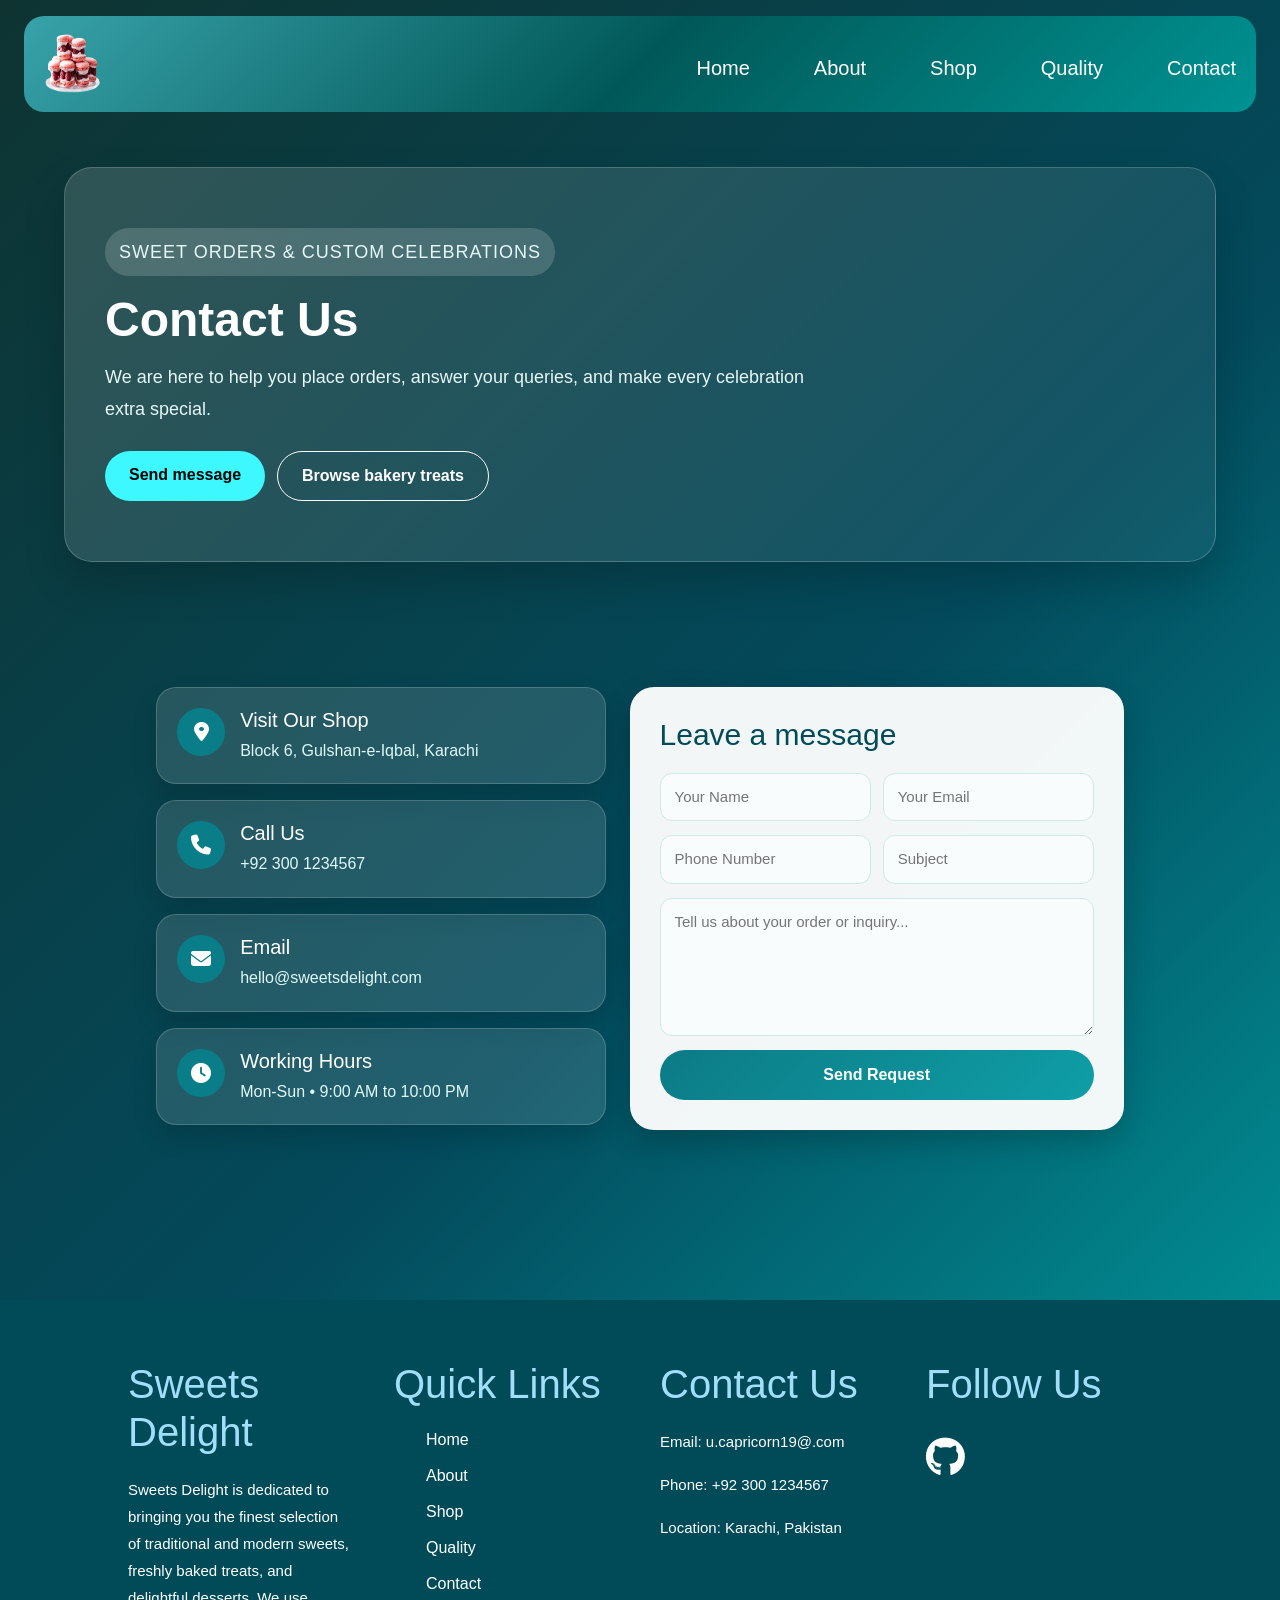
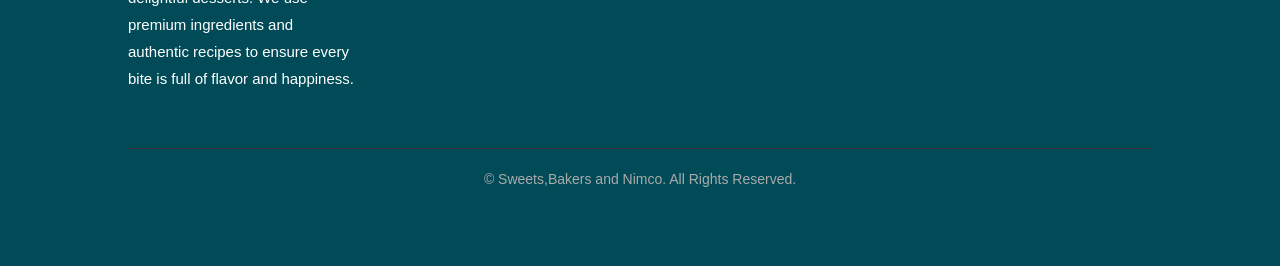
<file: contact.html>
<!DOCTYPE html>
<html lang="en">

<head>
    <meta charset="UTF-8">
    <meta name="viewport" content="width=device-width, initial-scale=1.0">
    <title>Sweets-Delight | Contact</title>
    <link rel="icon"
        href="https://encrypted-tbn0.gstatic.com/images?q=tbn:ANd9GcRHqGOe3bNOviGj0-IdmDJj21TCcK_6oTFHWf-xIBo3dw&s=10"
        type="image/x-icon">
    <link href="https://cdn.jsdelivr.net/npm/bootstrap@5.3.8/dist/css/bootstrap.min.css" rel="stylesheet"
        integrity="sha384-sRIl4kxILFvY47J16cr9ZwB07vP4J8+LH7qKQnuqkuIAvNWLzeN8tE5YBujZqJLB" crossorigin="anonymous">
    <link rel="stylesheet" href="https://cdnjs.cloudflare.com/ajax/libs/animate.css/4.1.1/animate.min.css" />
    <link rel="stylesheet" href="https://cdnjs.cloudflare.com/ajax/libs/font-awesome/6.5.1/css/all.min.css">
    <link rel="stylesheet" href="https://cdn.jsdelivr.net/npm/bootstrap-icons@1.11.3/font/bootstrap-icons.min.css">
    <link rel="stylesheet" href="style.css">
    <link rel="stylesheet" href="contact.css">
</head>

<body>
    <div class="container-fluid">
        <div class="container">
            <nav class="navbar navbar-expand-lg navUl navnav mt-3">
                <div class="container-fluid">
                    <a class="navbar-brand" href="#"><img src="./images/bakery navbar.png" class="logo-1"></a>
                    <button class="navbar-toggler" type="button" data-bs-toggle="collapse"
                        data-bs-target="#navbarSupportedContent" aria-controls="navbarSupportedContent"
                        aria-expanded="false" aria-label="Toggle navigation">
                        <span class="navbar-toggler-icon"></span>
                    </button>
                    <div class="collapse navbar-collapse mt-2" id="navbarSupportedContent">
                        <ul class="navbar-nav navlist ms-auto mb-lg-0 gap-5">
                            <li class="nav-item">
                                <a class="nav-link blog" href="index.html">Home</a>
                            </li>
                            <li class="nav-item">
                                <a class="nav-link" href="about.html">About</a>
                            </li>
                            <li class="nav-item">
                                <a class="nav-link" href="shop.html">Shop</a>
                            </li>
                            <li class="nav-item">
                                <a class="nav-link" href="quality.html">Quality</a>
                            </li>
                            <li class="nav-item">
                                <a class="nav-link" href="contact.html">Contact</a>
                            </li>
                        </ul>
                    </div>
                </div>
            </nav>
        </div>
    </div>

    <main class="contact-page">
        <section class="contact-hero">
            <div class="contact-hero-content">
                <p class="contact-eyebrow">Sweet orders & custom celebrations</p>
                <h1>Contact Us</h1>
                <p>We are here to help you place orders, answer your queries, and make every celebration extra special.</p>
                <div class="contact-hero-actions">
                    <a href="#contact-form" class="contact-btn contact-btn-primary">Send message</a>
                    <a href="shop.html" class="contact-btn contact-btn-outline">Browse bakery treats</a>
                </div>
            </div>
        </section>

        <section class="contact-section">
            <div class="contact-grid">
                <div class="contact-details">
                    <div class="contact-card">
                        <i class="fa-solid fa-location-dot"></i>
                        <div>
                            <h3>Visit Our Shop</h3>
                            <p>Block 6, Gulshan-e-Iqbal, Karachi</p>
                        </div>
                    </div>
                    <div class="contact-card">
                        <i class="fa-solid fa-phone"></i>
                        <div>
                            <h3>Call Us</h3>
                            <p>+92 300 1234567</p>
                        </div>
                    </div>
                    <div class="contact-card">
                        <i class="fa-solid fa-envelope"></i>
                        <div>
                            <h3>Email</h3>
                            <p>hello@sweetsdelight.com</p>
                        </div>
                    </div>
                    <div class="contact-card">
                        <i class="fa-solid fa-clock"></i>
                        <div>
                            <h3>Working Hours</h3>
                            <p>Mon-Sun • 9:00 AM to 10:00 PM</p>
                        </div>
                    </div>
                </div>

                <div class="contact-form-wrapper" id="contact-form">
                    <h2>Leave a message</h2>
                    <form class="contact-form">
                        <div class="form-row">
                            <input type="text" placeholder="Your Name" required>
                            <input type="email" placeholder="Your Email" required>
                        </div>
                        <div class="form-row">
                            <input type="tel" placeholder="Phone Number">
                            <input type="text" placeholder="Subject">
                        </div>
                        <textarea rows="5" placeholder="Tell us about your order or inquiry..." required></textarea>
                        <button type="submit">Send Request</button>
                    </form>
                </div>
            </div>
        </section>
    </main>

    <footer class="footer">
        <div class="footer-container">
            <div class="footer-col">
                <h2>Sweets Delight</h2>
                <p>
                    Sweets Delight is dedicated to bringing you the finest selection of traditional and modern sweets, freshly baked treats, and delightful desserts. We use premium ingredients and authentic recipes to ensure every bite is full of flavor and happiness.
                </p>
            </div>
            <div class="footer-col">
                <h2>Quick Links</h2>
                <ul>
                    <li><a href="index.html">Home</a></li>
                    <li><a href="about.html">About</a></li>
                    <li><a href="shop.html">Shop</a></li>
                    <li><a href="quality.html">Quality</a></li>
                    <li><a href="contact.html">Contact</a></li>
                </ul>
            </div>
            <div class="footer-col">
                <h2>Contact Us</h2>
                <p>Email: u.capricorn19@.com</p>
                <p>Phone: +92 300 1234567</p>
                <p>Location: Karachi, Pakistan</p>
            </div>
            <div class="footer-col">
                <h2>Follow Us</h2>
                <div class="social-icons">
                    <a href="https://github.com/UfaqFatima786" target="_blank">
                        <i class="fa-brands fa-github"></i>
                    </a>
                </div>
            </div>
        </div>
        <div class="footer-bottom">
            <p>© Sweets,Bakers and Nimco. All Rights Reserved.</p>
        </div>
    </footer>

    <script src="https://cdn.jsdelivr.net/npm/bootstrap@5.3.8/dist/js/bootstrap.bundle.min.js"
        integrity="sha384-FKyoEForCGlyvwx9Hj09JcYn3nv7wiPVlz7YYwJrWVcXK/BmnVDxM+D2scQbITxI"
        crossorigin="anonymous"></script>
    <script src="app.js"></script>
</body>

</html>
</file>
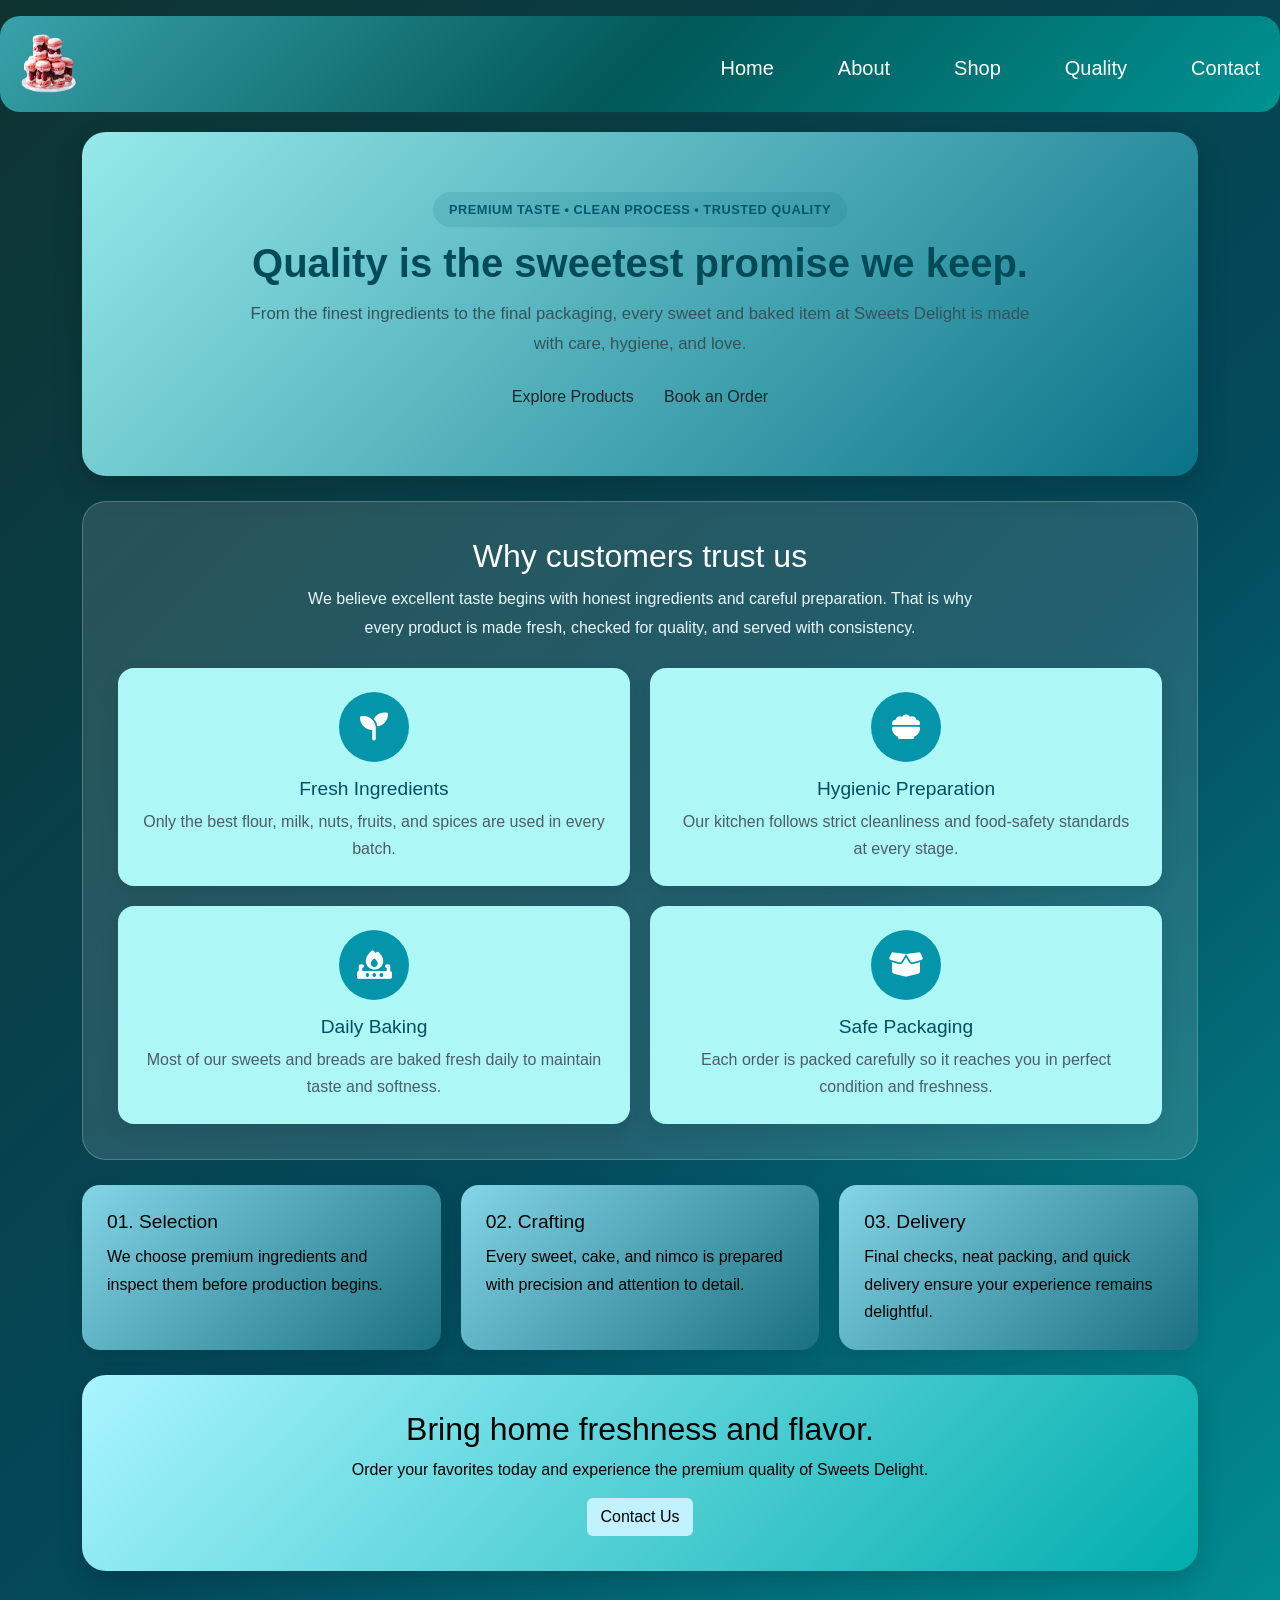
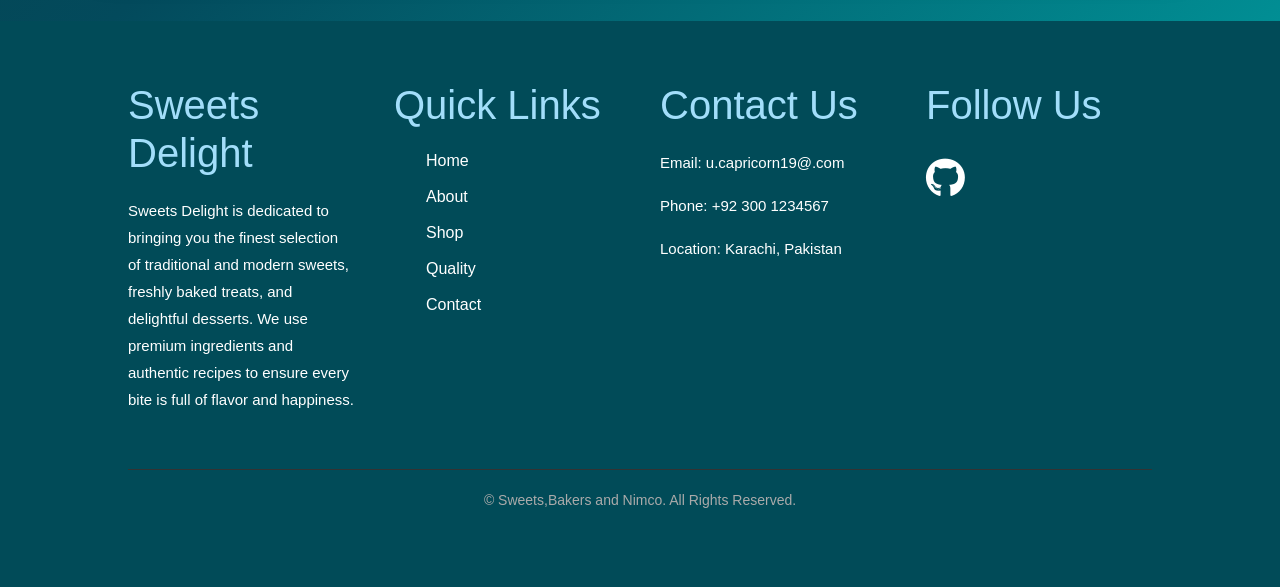
<file: quality.html>
<!DOCTYPE html>
<html lang="en">

<head>
    <meta charset="UTF-8">
    <meta name="viewport" content="width=device-width, initial-scale=1.0">
    <title>Sweets-Delight</title>
    <link rel="icon"
        href="https://encrypted-tbn0.gstatic.com/images?q=tbn:ANd9GcRHqGOe3bNOviGj0-IdmDJj21TCcK_6oTFHWf-xIBo3dw&s=10"
        type="image/x-icon">
    <link href="https://cdn.jsdelivr.net/npm/bootstrap@5.3.8/dist/css/bootstrap.min.css" rel="stylesheet"
        integrity="sha384-sRIl4kxILFvY47J16cr9ZwB07vP4J8+LH7qKQnuqkuIAvNWLzeN8tE5YBujZqJLB" crossorigin="anonymous">
    <link rel="stylesheet" href="https://cdnjs.cloudflare.com/ajax/libs/animate.css/4.1.1/animate.min.css" />
    <link rel="stylesheet" href="https://cdnjs.cloudflare.com/ajax/libs/font-awesome/6.5.1/css/all.min.css">
    <link rel="stylesheet" href="https://cdn.jsdelivr.net/npm/bootstrap-icons@1.11.3/font/bootstrap-icons.min.css">
    <link rel="stylesheet" href="quality.css">
</head>

<body>
            <nav class="navbar navbar-expand-lg navUl navnav mt-3">
                <div class="container-fluid">
                    <a class="navbar-brand" href="#"><img src="./images/bakery navbar.png" class="logo-1"></a>
                    <button class="navbar-toggler" type="button" data-bs-toggle="collapse"
                        data-bs-target="#navbarSupportedContent" aria-controls="navbarSupportedContent"
                        aria-expanded="false" aria-label="Toggle navigation">
                        <span class="navbar-toggler-icon"></span>
                    </button>
                    <div class="collapse navbar-collapse mt-2" id="navbarSupportedContent">
                        <ul class="navbar-nav navlist ms-auto mb-lg-0 gap-5">
                            <li class="nav-item">
                                <a class="nav-link blog" href="index.html">Home</a>
                            </li>
                            <li class="nav-item">
                                <a class="nav-link" href="about.html">About</a>
                            </li>
                            <li class="nav-item">
                                <a class="nav-link" href="shop.html">Shop</a>
                            </li>
                            <li class="nav-item">
                                <a class="nav-link" href="quality.html">Quality</a>
                            </li>
                            <li class="nav-item">
                                <a class="nav-link" href="contact.html">Contact</a>
                            </li>
                        </ul>
                    </div>
                </div>
            </nav>
        </div>
    </div>

    <div class="container">
        <main class="quality-page">
            <section class="quality-hero">
                <div class="quality-hero-content">
                    <span class="quality-badge">Premium Taste • Clean Process • Trusted Quality</span>
                    <h1>Quality is the sweetest promise we keep.</h1>
                    <p>From the finest ingredients to the final packaging, every sweet and baked item at Sweets Delight is made with care, hygiene, and love.</p>
                    <div class="hero-buttons">
                        <a href="shop.html" class="btn">Explore Products</a>
                        <a href="contact.html" class="btn btn-outline">Book an Order</a>
                    </div>
                </div>
            </section>

            <section class="quality-intro">
                <div class="quality-intro-text">
                    <h2>Why customers trust us</h2>
                    <p>We believe excellent taste begins with honest ingredients and careful preparation. That is why every product is made fresh, checked for quality, and served with consistency.</p>
                </div>
                <div class="quality-grid">
                    <div class="quality-card">
                        <i class="fa-solid fa-seedling"></i>
                        <h3>Fresh Ingredients</h3>
                        <p>Only the best flour, milk, nuts, fruits, and spices are used in every batch.</p>
                    </div>
                    <div class="quality-card">
                        <i class="fa-solid fa-bowl-food"></i>
                        <h3>Hygienic Preparation</h3>
                        <p>Our kitchen follows strict cleanliness and food-safety standards at every stage.</p>
                    </div>
                    <div class="quality-card">
                        <i class="fa-solid fa-fire-burner"></i>
                        <h3>Daily Baking</h3>
                        <p>Most of our sweets and breads are baked fresh daily to maintain taste and softness.</p>
                    </div>
                    <div class="quality-card">
                        <i class="fa-solid fa-box-open"></i>
                        <h3>Safe Packaging</h3>
                        <p>Each order is packed carefully so it reaches you in perfect condition and freshness.</p>
                    </div>
                </div>
            </section>

            <section class="quality-process">
                <div class="quality-step">
                    <h3>01. Selection</h3>
                    <p>We choose premium ingredients and inspect them before production begins.</p>
                </div>
                <div class="quality-step">
                    <h3>02. Crafting</h3>
                    <p>Every sweet, cake, and nimco is prepared with precision and attention to detail.</p>
                </div>
                <div class="quality-step">
                    <h3>03. Delivery</h3>
                    <p>Final checks, neat packing, and quick delivery ensure your experience remains delightful.</p>
                </div>
            </section>

            <section class="quality-cta">
                <h2>Bring home freshness and flavor.</h2>
                <p>Order your favorites today and experience the premium quality of Sweets Delight.</p>
                <a href="contact.html" class="btn">Contact Us</a>
            </section>
        </main>
    </div>

    <footer class="footer">
        <div class="footer-container">
            <div class="footer-col">
                <h2>Sweets Delight</h2>
                <p>
                    Sweets Delight is dedicated to bringing you the finest selection of traditional and modern sweets, freshly baked treats, and delightful desserts. We use premium ingredients and authentic recipes to ensure every bite is full of flavor and happiness.
                </p>
            </div>
            <div class="footer-col">
                <h2>Quick Links</h2>
                <ul>
                    <li><a href="index.html">Home</a></li>
                    <li><a href="about.html">About</a></li>
                    <li><a href="shop.html">Shop</a></li>
                    <li><a href="quality.html">Quality</a></li>
                    <li><a href="contact.html">Contact</a></li>
                </ul>
            </div>
            <div class="footer-col">
                <h2>Contact Us</h2>
                <p>Email: u.capricorn19@.com</p>
                <p>Phone: +92 300 1234567</p>
                <p>Location: Karachi, Pakistan</p>
            </div>
            <div class="footer-col">
                <h2>Follow Us</h2>
                <div class="social-icons">
                    <a href="https://github.com/UfaqFatima786" target="_blank">
                        <i class="fa-brands fa-github"></i>
                    </a>
                </div>
            </div>
        </div>
        <div class="footer-bottom">
            <p>© Sweets,Bakers and Nimco. All Rights Reserved.</p>
        </div>
    </footer>
    <script src="https://cdn.jsdelivr.net/npm/bootstrap@5.3.8/dist/js/bootstrap.bundle.min.js"
        integrity="sha384-FKyoEForCGlyvwx9Hj09JcYn3nv7wiPVlz7YYwJrWVcXK/BmnVDxM+D2scQbITxI"
        crossorigin="anonymous"></script>
    <script src="app.js"></script>
</body>

</html>
</file>
<file: style.css>
html {
    scroll-behavior: smooth;
}

body {

    background: linear-gradient(135deg, #0e3331, #034a5c, #00afaf);
    color: white;
    min-height: 100vh;
    margin: 0;
    overflow-x: hidden;
    font-family: 'Poppins', sans-serif;
}

.navbar {
    background: linear-gradient(135deg, #38a2aa, #015858, #009292);
    border-radius: 20px;
    box-shadow: #9aecbc;
}

.page-section-nav {
    display: flex;
    flex-wrap: wrap;
    justify-content: center;
    gap: 12px;
    margin: 15px 0 25px;
    padding: 0 15px;
}

.page-section-link {
    padding: 8px 14px;
    border-radius: 999px;
    background: rgba(255, 255, 255, 0.12);
    border: 1px solid rgba(255, 255, 255, 0.2);
}

.page-section-link:hover {
    background: rgba(255, 255, 255, 0.24);
    color: #fff;
}

.logo-1 {
    width: 70px;
    height: 70px;
    border-radius: 50px;
}

.nav-link {
    color: white;
    transition: 0.3s ease;
    font-size: 20px;
    font-weight: 500px;
}

.nav-link:hover {
    color: #bff3f5;
    transform: scale(1.05);
    font-size: 20px;
}

.sweets {
    height: 500px;
}


.hero {
    height: 70vh;
    background: url("https://encrypted-tbn0.gstatic.com/images?q=tbn:ANd9GcS43o6o5olALNX46PAVOoG0-LjkEIt35IscT70N5Ls5NA&s=10") no-repeat center center/cover;
    position: relative;
    border: #2eb8f8 solid 1px;
    border-radius: 20px;
    display: flex;
    align-items: center;
    justify-content: center;
    text-align: center;
    width: 100%;
}

.hero::before {
    content: "";
    position: absolute;
    top: 0;
    left: 0;
    height: 100%;
    width: 100%;
    background: rgba(0, 0, 0, 0.6);
}

.hero-content {
    position: relative;
    color: white;
    z-index: 2;
    max-width: 700px;
    padding: 20px;
}

.hero-content h1 {
    font-size: 50px;
    margin-bottom: 15px;
    font-style: italic;
    font-weight: 600;
    color: #02defc;

}

.hero-content h1:hover {
    font-size: 55px;
    margin-bottom: 15px;
    font-style: italic;
    font-weight: 650;
    color: #69d7f8;
    cursor: pointer;
}

.hero-content p {
    font-size: 20px;
    margin-bottom: 25px;
    color: #ffffff;
    font-style: italic;
}

.hero-buttons {
    display: flex;
    gap: 15px;
    justify-content: center;
    flex-wrap: wrap;
}

.btn {
    padding: 12px 25px;
    background: #ff4d2e;
    color: white;
    text-decoration: none;
    border-radius: 30px;
    transition: 0.3s;
}

.btn:hover {
    background: #e63e22;
}

.btn-outline {
    background: transparent;
    border: 2px solid white;
}

.btn-outline:hover {
    background: white;
    color: black;
}

.col-md-12 {
    width: 100%;
    flex: 0 0 100%;
}

.text-center {
    text-align: center;
}

.mt-5 {
    margin-top: 3rem;
}

.mb-4 {
    margin-bottom: 1.5rem;
}

.mb-5 {
    margin-bottom: 3rem;
}

.heading2 {
    font-style: italic;
    font-size: 2.5rem;
    font-weight: 700;
    color: #08025c;
    text-transform: capitalize;
    letter-spacing: 1px;
    text-shadow: 2px 2px 4px rgba(255, 255, 255, 0.3);
}

.heading2:hover {
    cursor: pointer;
    font-style: italic;
    font-size: 2.5rem;
    font-weight: 700;
    color: #03012b;
    text-transform: capitalize;
    letter-spacing: 1px;
    text-shadow: 2px 2px 4px rgb(255, 255, 255);
}

.sweets-hero {
    background-color: #016d6d;
    border-radius: 20px;
}

.bakery-heading{
    font-size:48px;
    font-weight:bold;
}

.sweetspara{
    font-size:18px;
    line-height:1.8;
}



.bakery-img {
    width: 400px;
    height: 400px;
    border-radius: 50%;
    border: 2px solid rgb(1, 55, 80);
    box-shadow: 5px 5px 15px rgb(248, 244, 244);
}

.bakery-img:hover {
    transform: scale(1.05);
    box-shadow: 5px 5px 25px rgb(3, 55, 57);
    cursor: pointer;
    animation-name: __pulse;
    animation-duration: 2s;
}

.bakery-heading {
    font-style: italic;
    font-size: 2.5rem;
    font-weight: 700;
    color: #08025c;
    text-transform: capitalize;
    letter-spacing: 1px;
    text-shadow: 2px 2px 4px rgb(255, 255, 255);
}

.bakery-heading:hover {
    cursor: pointer;
    font-style: italic;
    font-size: 2.5rem;
    font-weight: 600;
    color: #0c01a0;
    text-transform: capitalize;
    letter-spacing: 2px;
    text-shadow: 2px 2px 4px rgb(255, 255, 255);
    animation: backwards;
    animation-duration: 2sec;
}

section {
    padding: 90px 8%;
}

.container {
    max-width: 1300px;
    margin: auto;
}

.section-title {
    text-align: center;
    margin-bottom: 60px;
}

.section-title h5 {
    color: #b1def3;
    font-size: 18px;
    text-transform: uppercase;
    letter-spacing: 2px;
    margin-bottom: 10px;
}

.section-title h2 {
    font-size: 50px;
    font-weight: 600;
    color: #88ccfa;
    margin-bottom: 15px;
    transition: all 0.4s ease;

}

.section-title h2:hover {
    cursor: pointer;
    font-size: 50px;
    font-weight: 600;
    color: #71acd3;
    margin-bottom: 15px;
    letter-spacing: 1px;
}

.section-title p {
    max-width: 700px;
    margin: auto;
    color: #ffffff;
    line-height: 1.8;
}

.why-choose-us {
    background-color: #016d6d;
    border-radius: 20px;
}

.choose-container {
    display: grid;
    grid-template-columns: repeat(3, 1fr);
    gap: 30px;
}

.choose-card {
    background: #bfedfa;
    border-radius: 15px;
    padding: 40px 25px;
    text-align: center;
    box-shadow: 0 8px 25px rgba(0, 0, 0, .08);
    transition: .4s;
    cursor: pointer;
}

.choose-card:hover {
    cursor: pointer;
    transform: translateY(-10px);
    box-shadow: 0 15px 35px rgba(0, 0, 0, .15);
}

.choose-card i {
    width: 80px;
    height: 80px;
    background: #06afd9;
    color: #fff;
    font-size: 32px;
    line-height: 80px;
    border-radius: 50%;
    margin-bottom: 25px;
    transition: .4s;
}

.choose-card:hover i {
    background: #137d8b;
    transform: rotate(360deg);
}

.choose-card h3 {
    color: #222;
    margin-bottom: 15px;
    font-size: 24px;
}

.choose-card p {
    color: #000000;
    font-size: 18px;
    line-height: 1.8;
}

.featured-products {
    background-color: #016d6d;
    border-radius: 20px;
}

.product-container {
    display: grid;
    grid-template-columns: repeat(3, 1fr);
    gap: 30px;
}

.product-card {
    background: #bfedfa;
    border-radius: 18px;
    overflow: hidden;
    box-shadow: 0 10px 25px rgba(0, 0, 0, .08);
    transition: .4s;
}

.product-card:hover {
    cursor: pointer;
    transform: translateY(-10px);
}

.product-card img {
    width: 100%;
    height: 260px;
    object-fit: cover;
    transition: .5s;
}

.product-card:hover img {
    cursor: pointer;
    transform: scale(1.08);
}

.product-card h3 {
    padding: 20px 20px 10px;
    font-size: 24px;
    color: #222;
}

.product-card p {
    padding: 0 20px;
    color: #333333;
    line-height: 1.7;
}

.product-card h4 {
    color: #015964;
    padding: 15px 20px;
    font-size: 24px;
    text-align: center;
}

.product-card button {
    margin: 0 20px 25px;
    padding: 12px 28px;
    border: none;
    background: #00494e;
    color: #ffffff;
    border-radius: 30px;
    cursor: pointer;
    transition: .3s;
    font-size: 16px;
    font-weight: 600;
}

.product-card button:hover {
    cursor: pointer;
    color: #000;
    background: #1694aa;
}

.special-offers {
    border-radius: 20px;
    background: linear-gradient(rgba(30, 170, 189, 0.5), rgba(20, 78, 80, 0.432)),
        url("https://images.unsplash.com/photo-1568254183919-78a4f43a2877?w=500&auto=format&fit=crop&q=60&ixlib=rb-4.1.0&ixid=M3wxMjA3fDB8MHxzZWFyY2h8M3x8YmFrZXJ5fGVufDB8fDB8fHww") center/cover no-repeat;
    padding: 100px 8%;
}

.offer-content {
    max-width: 650px;
    color: #000000;
}

.offer-content span {
    display: inline-block;
    background: #79fdec;
    color: #000000;
    padding: 8px 20px;
    border-radius: 30px;
    font-size: 15px;
    font-weight: 600;
    margin-bottom: 20px;
}

.offer-content h2 {
    font-weight: 800;
    font-size: 48px;
    margin-bottom: 20px;
    line-height: 1.3;
}

.offer-content p {
    font-size: 25px;
    line-height: 1.8;
    margin-bottom: 35px;
}

.offer-content .btn {
    display: inline-block;
    padding: 14px 35px;
    background: #06c0d9;
    color: #000000;
    text-decoration: none;
    border-radius: 40px;
    transition: .4s;
    font-weight: 600;
}

.offer-content .btn:hover {
    background: #fff;
    color: #D97706;
}

.best-sellers {
    padding: 90px 8%;
    background-color: #016d6d;
    border-radius: 20px;
}

.seller-container {
    display: grid;
    grid-template-columns: repeat(4, 1fr);
    gap: 30px;
}

.seller-card {
    background: #bfedfa;
    border-radius: 18px;
    overflow: hidden;
    text-align: center;
    box-shadow: 0 8px 20px rgba(0, 0, 0, .08);
    transition: .4s;
}

.seller-card:hover {
    cursor: pointer;
    transform: translateY(-10px);
}

.seller-card img {
    width: 100%;
    height: 240px;
    object-fit: cover;
    transition: .5s;
}

.seller-card:hover img {
    cursor: pointer;
    transform: scale(1.08);
}

.seller-card h3 {
    margin: 20px 0 10px;
    color: #333;
    font-size: 24px;
}

.seller-card span {
    display: block;
    color: #015c5f;
    font-size: 22px;
    font-weight: 700;
    padding-bottom: 25px;
}

.quality-promise {
    padding: 90px 8%;
    background-color: #016d6d;
    border-radius: 20px;
}

.quality-container {
    display: grid;
    grid-template-columns: repeat(3, 1fr);
    gap: 30px;
}

.quality-card {
    background: #fff;
    border-radius: 18px;
    text-align: center;
    padding: 40px 30px;
    box-shadow: 0 8px 25px rgba(0, 0, 0, .08);
    transition: .4s;
}

.quality-card:hover {
    cursor: pointer;
    transform: translateY(-10px);
    cursor: pointer;
}

.quality-card i {
    width: 80px;
    height: 80px;
    line-height: 80px;
    background: #06c0d9;
    color: #fff;
    border-radius: 50%;
    font-size: 34px;
    margin-bottom: 25px;
    transition: .4s;
}

.quality-card:hover i {
    cursor: pointer;
    background: #137d8b;
    /* transform: rotate(360deg); */
}

.quality-card h3 {
    font-size: 30px;
    color: #333;
    margin-bottom: 15px;
}

.quality-card p {
    color: #666;
    line-height: 1.8;
}

.footer {
    background: #014b58;
    padding: 60px 10%;
    color: white;
    font-family: Arial, Helvetica, sans-serif;
}

.footer-container {
    display: grid;
    grid-template-columns: repeat(4, 1fr);
    gap: 40px;
}

.footer-col h2 {
    color: #a2defa;
    margin-bottom: 20px;
    font-size: 40px;
    font-weight: 500;
}

.footer-col p {
    color: #ffffff;
    line-height: 1.8;
    font-size: 15px;
}

.footer-col ul {
    list-style: none;
}

.footer-col ul li {
    margin-bottom: 12px;
}

.footer-col ul li a {
    text-decoration: none;
    color: #ffffff;
    transition: 0.3s;
}

.footer-col ul li a:hover {
    color: #abadff;
    padding-left: 5px;
}

.social-icons {
    display: flex;
    flex-direction: column;
    gap: 12px;
}

.social-icons a {
    text-decoration: none;
    color: #ffffff;
    font-size: 40px;
    transition: 0.3s;
}

.social-icons a:hover {
    color: #00ffaa;
    transform: translateX(5px);
}

.footer-bottom {
    text-align: center;
    border-top: 1px solid #333;
    margin-top: 40px;
    padding-top: 20px;
}

.footer-bottom p {
    color: #aaa;
    font-size: 14px;
}
@media(max-width:992px) {
    .navbar {
        text-align: center;
    }

    .choose-container {
        grid-template-columns: repeat(2, 1fr);
    }

    .product-container {
        grid-template-columns: repeat(2, 1fr);
    }

    .section-title h2 {
        font-size: 34px;
    }

    .offer-content h2 {
        font-size: 38px;
    }

    .seller-container {
        grid-template-columns: repeat(2, 1fr);
    }

    .quality-container {
        grid-template-columns: repeat(2, 1fr);
    }
    .bakery-heading{
        font-size:38px;
    }

    .sweetspara{
        font-size:16px;
    }

    .bakery-img{
        width:85%;
    }

}

@media(max-width:768px) {
     .footer {
        padding: 50px 20px;
    }

    .footer-container {
        grid-template-columns: 1fr;
        text-align: center;
        justify-items: center;
        align-items: center;
        gap: 30px;
    }

    .footer-col {
        width: 100%;
        display: flex;
        flex-direction: column;
        align-items: center;
        text-align: center;
    }

    .footer-col ul {
        padding: 0;
        margin: 0;
        list-style: none;
    }

    .footer-col ul li {
        margin: 10px 0;
    }

    .footer-col a {
        text-decoration: none;
    }

    .social-icons {
        display: flex;
        justify-content: center;
        align-items: center;
        gap: 15px;
    }

    .footer-bottom {
        text-align: center;
        margin-top: 30px;
    }

    .sweets-hero{
        text-align:center;
    }

    .bakery-heading{
        font-size:32px;
        margin-top:20px;
    }

    .sweetspara{
        font-size:15px;
        padding:0 20px;
    }

    .bakery-img{
        width:90%;
    }

    .special-offers,
    .best-sellers,
    .quality-promise {
        padding: 70px 5%;
    }

    .offer-content h2 {
        font-size: 30px;
    }

    .offer-content p {
        font-size: 16px;
    }

    .seller-container,
    .quality-container {
        grid-template-columns: 1fr;
    }

    .seller-card img {
        height: 260px;
    }

    section {
        padding: 70px 5%;
    }

    .choose-container,
    .product-container {
        grid-template-columns: 1fr;
    }

    .section-title h2 {
        font-size: 30px;
    }

    .choose-card {
        padding: 35px 20px;
    }

    .product-card img {
        height: 240px;
    }

}

@media (max-width:576px){

    .bakery-heading{
        font-size:26px;
    }

    .sweetspara{
        font-size:14px;
        padding:0 15px;
    }

    .bakery-img{
        width:95%;
    }
}
@media(max-width:480px) {
 .bakery-heading{
        font-size:22px;
    }

    .sweetspara{
        font-size:13px;
        line-height:1.6;
    }

    .bakery-img{
        width:100%;
    }
    .offer-content h2 {
        font-size: 25px;
    }

    .offer-content .btn {
        width: 100%;
        text-align: center;
    }

    .seller-card h3 {
        font-size: 22px;
    }

    .seller-card span {
        font-size: 20px;
    }

    .quality-card {
        padding: 30px 20px;
    }

    .quality-card i {
        width: 70px;
        height: 70px;
        line-height: 70px;
        font-size: 30px;
    }

    .quality-card h3 {
        font-size: 22px;
    }

    .section-title h2 {
        font-size: 26px;
    }

    .section-title p {
        font-size: 15px;
    }

    .choose-card i {
        width: 70px;
        height: 70px;
        line-height: 70px;
        font-size: 28px;
    }

    .product-card h3 {
        font-size: 22px;
    }

    .product-card h4 {
        font-size: 20px;
    }

    .product-card button {
        width: calc(100% - 40px);
    }

}
</file>
<file: contact.css>
.contact-page {
    padding: 30px 5% 80px;
}

.contact-hero {
    background: linear-gradient(135deg, rgba(255,255,255,0.15), rgba(255,255,255,0.05));
    border: 1px solid rgba(255,255,255,0.2);
    border-radius: 28px;
    padding: 60px 40px;
    margin: 25px auto 35px;
    max-width: 1200px;
    box-shadow: 0 20px 40px rgba(0,0,0,0.18);
}

.contact-hero-content {
    max-width: 700px;
}

.contact-eyebrow {
    display: inline-block;
    background: rgba(255,255,255,0.16);
    color: #d8faff;
    padding: 8px 14px;
    border-radius: 999px;
    font-size: 14px;
    letter-spacing: 1px;
    text-transform: uppercase;
    margin-bottom: 15px;
}

.contact-hero h1 {
    font-size: 48px;
    font-weight: 700;
    color: #ffffff;
    margin-bottom: 12px;
}

.contact-hero p {
    color: #e6f7f7;
    font-size: 18px;
    line-height: 1.8;
}

.contact-hero-actions {
    margin-top: 25px;
    display: flex;
    flex-wrap: wrap;
    gap: 12px;
}

.contact-btn {
    display: inline-block;
    padding: 12px 24px;
    border-radius: 999px;
    text-decoration: none;
    font-weight: 600;
    transition: 0.3s ease;
}

.contact-btn-primary {
    background: #3df9ff;
    color: #000000;
}

.contact-btn-primary:hover {
    background: #01545a;
    color: #ffffff;
}

.contact-btn-outline {
    border: 1px solid #fff;
    color: #fff;
    background: transparent;
}

.contact-btn-outline:hover {
    background: #fff;
    color: #014b58;
}

.contact-section {
    max-width: 1200px;
    margin: 0 auto;
}

.contact-grid {
    display: grid;
    grid-template-columns: 1fr 1.1fr;
    gap: 24px;
    align-items: start;
}

.contact-details {
    display: grid;
    gap: 16px;
}

.contact-card {
    background: rgba(255,255,255,0.12);
    border: 1px solid rgba(255,255,255,0.18);
    border-radius: 20px;
    padding: 20px;
    display: flex;
    align-items: flex-start;
    gap: 15px;
    box-shadow: 0 12px 25px rgba(0,0,0,0.15);
}

.contact-card i {
    width: 48px;
    height: 48px;
    border-radius: 50%;
    background: #0a7e88;
    color: #fff;
    display: flex;
    align-items: center;
    justify-content: center;
    font-size: 20px;
    flex-shrink: 0;
}

.contact-card h3 {
    margin: 0 0 6px;
    color: #ffffff;
    font-size: 20px;
}

.contact-card p {
    margin: 0;
    color: #dff8f8;
    line-height: 1.6;
}

.contact-form-wrapper {
    background: rgba(255,255,255,0.95);
    border-radius: 24px;
    padding: 30px;
    box-shadow: 0 12px 30px rgba(0,0,0,0.2);
    color: #123;
}

.contact-form-wrapper h2 {
    margin-top: 0;
    margin-bottom: 20px;
    font-size: 30px;
    color: #014b58;
}

.contact-form {
    display: flex;
    flex-direction: column;
    gap: 14px;
}

.form-row {
    display: grid;
    grid-template-columns: 1fr 1fr;
    gap: 12px;
}

.contact-form input,
.contact-form textarea {
    width: 100%;
    border: 1px solid #cfe8ea;
    border-radius: 12px;
    padding: 12px 14px;
    font-size: 15px;
    background: #f8fcfc;
    color: #123;
    box-sizing: border-box;
}

.contact-form textarea {
    resize: vertical;
    min-height: 120px;
}

.contact-form button {
    border: none;
    border-radius: 999px;
    background: linear-gradient(135deg, #0c7b86, #0f9ea6);
    color: #fff;
    padding: 13px 18px;
    font-weight: 600;
    cursor: pointer;
    transition: 0.3s ease;
}

.contact-form button:hover {
    transform: translateY(-2px);
    box-shadow: 0 8px 15px rgba(0,0,0,0.15);
}

@media (max-width: 900px) {
    .contact-grid {
        grid-template-columns: 1fr;
    }
    .navbar{
        text-align: center;
    }
}
@media(max-width:768px) {
    .footer {
        padding: 50px 20px;
    }

    .footer-container {
        grid-template-columns: 1fr;
        text-align: center;
        justify-items: center;
        align-items: center;
        gap: 30px;
    }

    .footer-col {
        width: 100%;
        display: flex;
        flex-direction: column;
        align-items: center;
        text-align: center;
    }

    .footer-col ul {
        padding: 0;
        margin: 0;
        list-style: none;
    }

    .footer-col ul li {
        margin: 10px 0;
    }

    .footer-col a {
        text-decoration: none;
    }

    .social-icons {
        display: flex;
        justify-content: center;
        align-items: center;
        gap: 15px;
    }

    .footer-bottom {
        text-align: center;
        margin-top: 30px;
    }
}
@media (max-width: 600px) {
    .contact-page {
        padding: 20px 4% 60px;
    }

    .contact-hero {
        padding: 40px 20px;
    }

    .contact-hero h1 {
        font-size: 34px;
    }

    .contact-form-wrapper {
        padding: 22px;
    }

    .form-row {
        grid-template-columns: 1fr;
    }
}

@media (max-width:480px){

    .contact-section{
        padding:50px 20px;
    }

    .contact-grid{
        display:flex;
        flex-direction:column;
        gap:30px;
    }

    .contact-details{
        width:100%;
    }

    .contact-card{
        display:flex;
        align-items:flex-start;
        gap:15px;
        padding:20px 15px;
    }

    .contact-card i{
        font-size:26px;
        min-width:35px;
    }

    .contact-card h3{
        font-size:18px;
        margin-bottom:6px;
    }

    .contact-card p{
        font-size:14px;
        line-height:1.6;
        word-break:break-word;
    }

    .contact-form-wrapper{
        width:100%;
        padding:25px 20px;
    }

    .contact-form-wrapper h2{
        font-size:28px;
        text-align:center;
        margin-bottom:20px;
    }

    .contact-form{
        width:100%;
    }

    .form-row{
        display:flex;
        flex-direction:column;
        gap:15px;
    }

    .contact-form input,
    .contact-form textarea{
        width:100%;
        font-size:15px;
        padding:14px;
        box-sizing:border-box;
    }

    .contact-form textarea{
        min-height:140px;
        resize:vertical;
    }

    .contact-form button{
        width:100%;
        padding:15px;
        font-size:16px;
        margin-top:15px;
    }

}
</file>
<file: quality.css>
html {
    scroll-behavior: smooth;
}

body {

    background: linear-gradient(135deg, #0e3331, #034a5c, #00afaf);
    color: white;
    min-height: 100vh;
    margin: 0;
    overflow-x: hidden;
    font-family: 'Poppins', sans-serif;
}

.navbar {
    background: linear-gradient(135deg, #38a2aa, #015858, #009292);
    border-radius: 20px;
    box-shadow: #9aecbc;
}

.logo-1 {
    width: 70px;
    height: 70px;
    border-radius: 50px;
}

.nav-link {
    color: white;
    transition: 0.3s ease;
    font-size: 20px;
    font-weight: 500px;
}

.nav-link:hover {
    color: #bff3f5;
    transform: scale(1.05);
    font-size: 20px;
}



.quality-page {
    padding: 20px 0 50px;
}

.quality-hero {
    background: linear-gradient(135deg, rgba(157, 243, 243, 0.95), rgba(10, 116, 138, 0.95));
    border-radius: 24px;
    padding: 60px 40px;
    margin-bottom: 25px;
    text-align: center;
    box-shadow: 0 12px 30px rgba(0, 0, 0, 0.16);
}

.quality-hero-content {
    max-width: 780px;
    margin: 0 auto;
}

.quality-badge {
    display: inline-block;
    padding: 8px 16px;
    border-radius: 999px;
    background: rgba(0, 107, 126, 0.14);
    color: #03576b;
    font-weight: 700;
    letter-spacing: 0.5px;
    text-transform: uppercase;
    font-size: 0.8rem;
    margin-bottom: 12px;
}

.quality-hero h1 {
    font-size: 2.5rem;
    color: #014b58;
    margin-bottom: 12px;
    font-weight: 800;
}

.quality-hero p {
    font-size: 1.05rem;
    color: #35535c;
    line-height: 1.8;
    margin-bottom: 18px;
}

.quality-intro {
    background: rgba(255, 255, 255, 0.12);
    border: 1px solid rgba(255, 255, 255, 0.22);
    border-radius: 24px;
    padding: 35px;
    margin-bottom: 25px;
}

.quality-intro-text {
    text-align: center;
    margin-bottom: 25px;
}

.quality-intro-text h2 {
    color: #ffffff;
    font-size: 2rem;
    margin-bottom: 10px;
}

.quality-intro-text p {
    color: #e8f8ff;
    max-width: 700px;
    margin: 0 auto;
    line-height: 1.8;
}

.quality-grid {
    display: grid;
    grid-template-columns: repeat(2, 1fr);
    gap: 20px;
}

.quality-card {
    background: #aef7f7;
    border-radius: 16px;
    padding: 24px;
    text-align: center;
    box-shadow: 0 8px 20px rgba(0, 0, 0, 0.08);
}

.quality-card:hover {
    cursor: pointer;
    background: #41d1d1b7;
    border-radius: 16px;
    padding: 24px;
    text-align: center;
    box-shadow: 0 8px 20px rgba(0, 0, 0, 0.08);
}

.quality-card i {
    width: 70px;
    height: 70px;
    line-height: 70px;
    border-radius: 50%;
    background: #0495ab;
    color: #ffffff;
    font-size: 28px;
    margin-bottom: 15px;
}

.quality-card h3 {
    font-size: 1.2rem;
    color: #024f61;
    margin-bottom: 8px;
}

.quality-card p {
    color: #4b5d66;
    line-height: 1.7;
    margin: 0;
}

.quality-process {
    display: grid;
    grid-template-columns: repeat(3, 1fr);
    gap: 20px;
    margin-bottom: 25px;
}

.quality-step {
    background: linear-gradient(135deg, #84d5e6, #197081);
    border-radius: 18px;
    padding: 25px;
    box-shadow: 0 8px 20px rgba(0, 0, 0, 0.08);
    color: #000000;
}

.quality-step h3 {
    font-size: 1.2rem;
    margin-bottom: 10px;
}

.quality-step p {
    margin: 0;
    line-height: 1.7;
}

.quality-cta {
    background: linear-gradient(135deg, #a9f5ff, #01adad);
    border-radius: 24px;
    padding: 35px;
    text-align: center;
    color: #000000;
    box-shadow: 0 10px 25px rgba(0, 0, 0, 0.16);
}

.quality-cta h2 {
    font-size: 2rem;
    margin-bottom: 10px;
}

.quality-cta p {
    margin-bottom: 16px;
    color: #000000;
}

.quality-cta .btn {
    background: #c2f1ff;
    color: #000000;
    display: inline-block;
}

.quality-cta .btn:hover {
    background: #2d5261;
    color: #ffffff;
}

.footer {
    background: #014b58;
    padding: 60px 10%;
    color: white;
    font-family: Arial, Helvetica, sans-serif;
}

.footer-container {
    display: grid;
    grid-template-columns: repeat(4, 1fr);
    gap: 40px;
}

.footer-col h2 {
    color: #a2defa;
    margin-bottom: 20px;
    font-size: 40px;
    font-weight: 500;
}

.footer-col p {
    color: #ffffff;
    line-height: 1.8;
    font-size: 15px;
}

.footer-col ul {
    list-style: none;
}

.footer-col ul li {
    margin-bottom: 12px;
}

.footer-col ul li a {
    text-decoration: none;
    color: #ffffff;
    transition: 0.3s;
}

.footer-col ul li a:hover {
    color: #abadff;
    padding-left: 5px;
}

.social-icons {
    display: flex;
    flex-direction: column;
    gap: 12px;
}

.social-icons a {
    text-decoration: none;
    color: #ffffff;
    font-size: 40px;
    transition: 0.3s;
}

.social-icons a:hover {
    color: #00ffaa;
    transform: translateX(5px);
}

.footer-bottom {
    text-align: center;
    border-top: 1px solid #333;
    margin-top: 40px;
    padding-top: 20px;
}

.footer-bottom p {
    color: #aaa;
    font-size: 14px;
}

@media(max-width:992px) {
    .navbar {
        text-align: center;
    }
}


@media(max-width:768px) {
    .footer {
        padding: 50px 20px;
    }

    .footer-container {
        grid-template-columns: 1fr;
        text-align: center;
        justify-items: center;
        align-items: center;
        gap: 30px;
    }

    .footer-col {
        width: 100%;
        display: flex;
        flex-direction: column;
        align-items: center;
        text-align: center;
    }

    .footer-col ul {
        padding: 0;
        margin: 0;
        list-style: none;
    }

    .footer-col ul li {
        margin: 10px 0;
    }

    .footer-col a {
        text-decoration: none;
    }

    .social-icons {
        display: flex;
        justify-content: center;
        align-items: center;
        gap: 15px;
    }

    .footer-bottom {
        text-align: center;
        margin-top: 30px;
    }
}


@media(max-width:480px) {
    .quality-hero {
        padding: 70px 20px;
        text-align: center;
    }

    .quality-hero-content {
        width: 100%;
    }

    .quality-badge {
        font-size: 12px;
        padding: 8px 15px;
    }

    .quality-hero h1 {
        font-size: 32px;
        line-height: 1.3;
        margin-top: 15px;
    }

    .quality-hero p {
        font-size: 15px;
        line-height: 1.7;
        margin-top: 15px;
    }

    .hero-buttons {
        display: flex;
        flex-direction: column;
        gap: 15px;
        margin-top: 25px;
        align-items: center;
    }

    .hero-buttons .btn,
    .hero-buttons .btn-outline {
        width: 100%;
        max-width: 250px;
        text-align: center;
    }

    .quality-intro {
        padding: 50px 20px;
    }

    .quality-intro-text {
        text-align: center;
        margin-bottom: 30px;
    }

    .quality-intro-text h2 {
        font-size: 28px;
    }

    .quality-intro-text p {
        font-size: 15px;
        line-height: 1.8;
    }

    .quality-grid {
        display: grid;
        grid-template-columns: 1fr;
        gap: 20px;
    }

    .quality-card {
        padding: 25px 20px;
        text-align: center;
    }

    .quality-card i {
        font-size: 35px;
        margin-bottom: 15px;
    }

    .quality-card h3 {
        font-size: 20px;
    }

    .quality-card p {
        font-size: 15px;
    }

    .quality-process {
        display: flex;
        flex-direction: column;
        gap: 20px;
        padding: 50px 20px;
    }

    .quality-step {
        text-align: center;
        padding: 25px 20px;
    }

    .quality-step h3 {
        font-size: 22px;
    }

    .quality-step p {
        font-size: 15px;
        line-height: 1.7;
    }

    .quality-cta {
        padding: 60px 20px;
        text-align: center;
    }

    .quality-cta h2 {
        font-size: 28px;
        line-height: 1.3;
    }

    .quality-cta p {
        font-size: 15px;
        margin: 15px 0 25px;
    }

    .quality-cta .btn {
        width: 100%;
        max-width: 250px;
        display: inline-block;
    }

}
</file>
